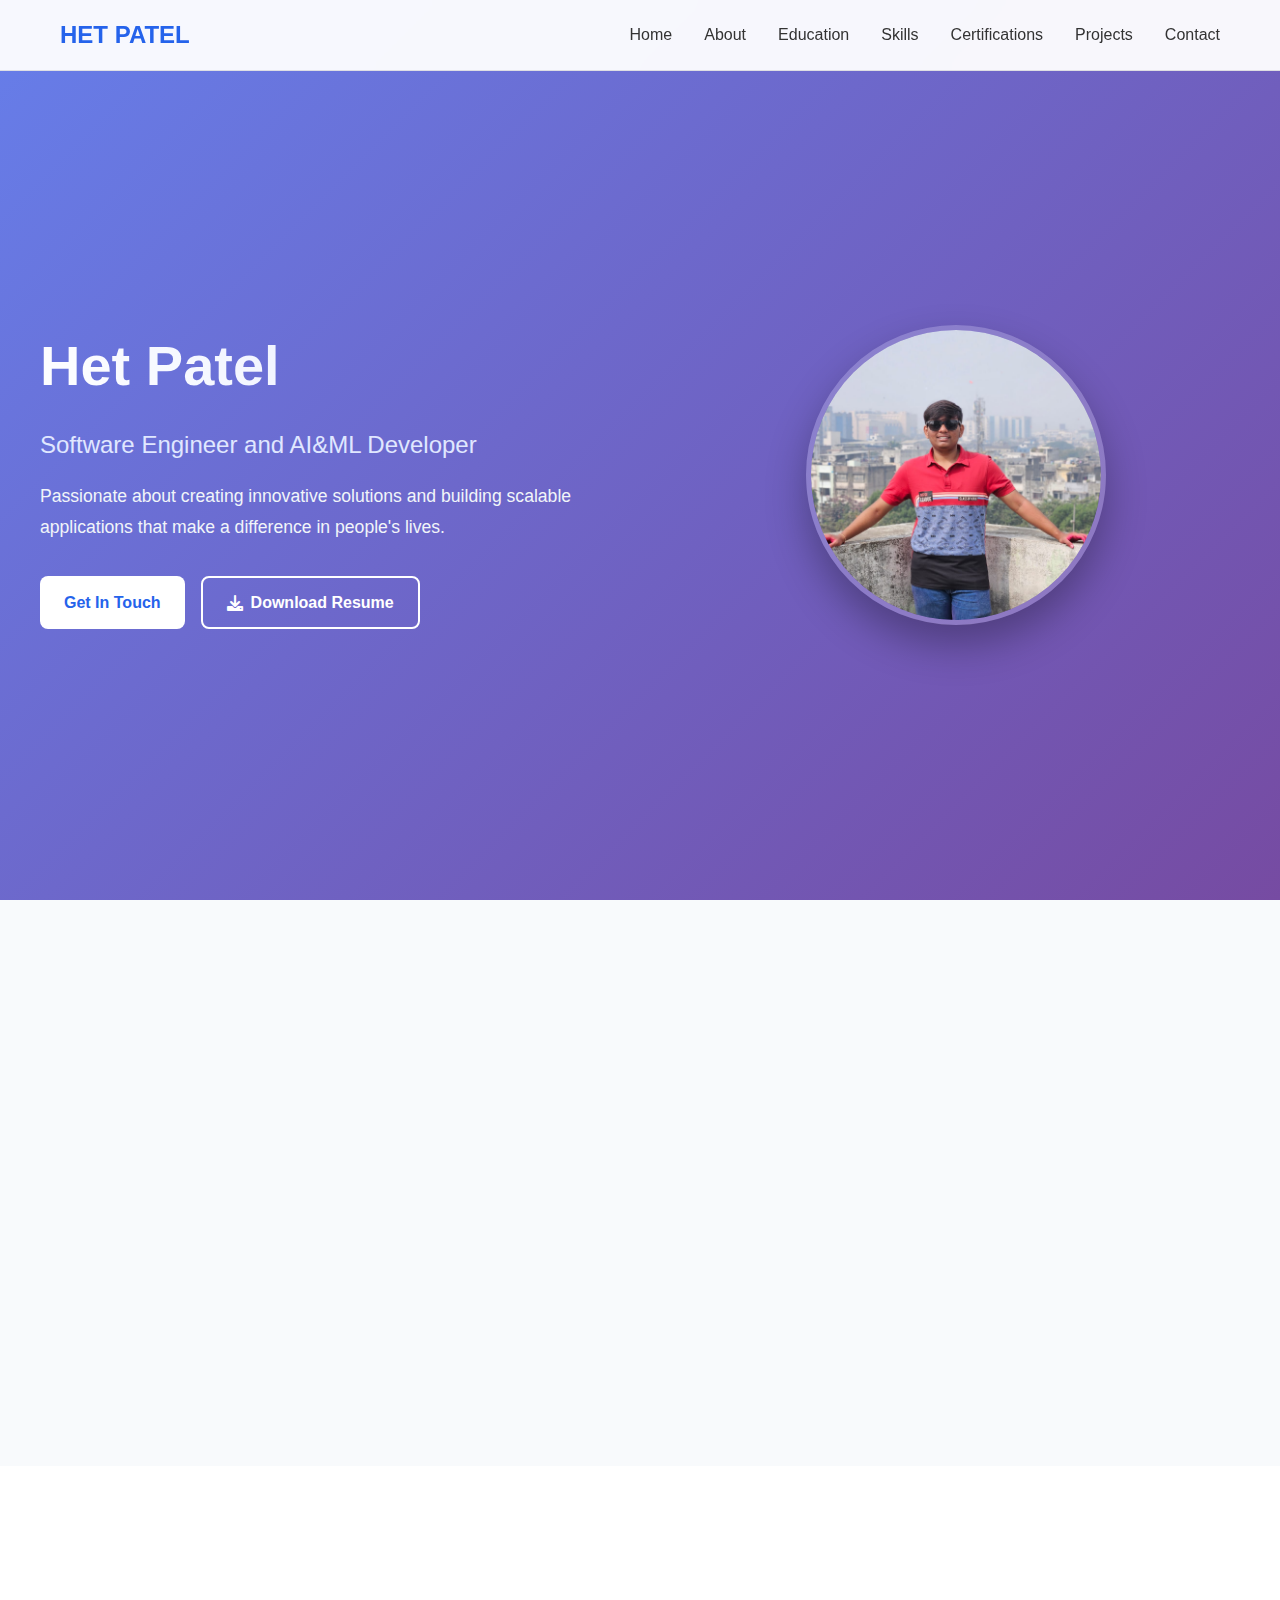
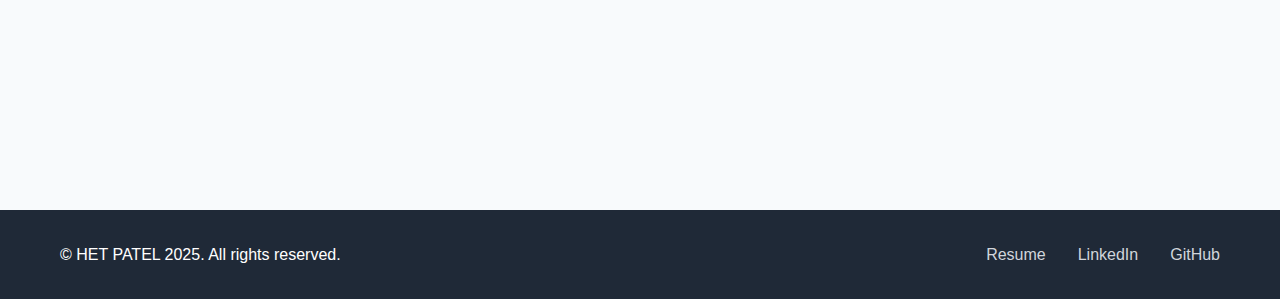
<file: index.html>
<!DOCTYPE html>
<html lang="en">

<head>
  <title>Het Patel</title>
  <meta charset="UTF-8" />
  <meta name="viewport" content="width=device-width, initial-scale=1.0" />
  <meta name="description" content="Professional portfolio of Het Patel - Software Developer" />
  <link rel="stylesheet" href="styles.css" />
  <link rel="icon" href="Hetu Symbol.jpg" type="image/jpg">
  <link href="https://cdnjs.cloudflare.com/ajax/libs/font-awesome/6.0.0/css/all.min.css" rel="stylesheet" />
  <script type="module" src="script.js"></script>
</head>

<body>
  <!-- Navigation -->
  <nav class="navbar">
    <div class="nav-container">
      <div class="nav-logo">
        <a href="#home">HET PATEL</a>
      </div>
      <div class="nav-menu" id="nav-menu">
        <a href="#home" class="nav-link">Home</a>
        <a href="#about" class="nav-link">About</a>
        <a href="#education" class="nav-link">Education</a>
        <a href="#skills" class="nav-link">Skills</a>
        <a href="#certifications" class="nav-link">Certifications</a>
        <a href="#projects" class="nav-link">Projects</a>
        <!-- <a href="#achievements" class="nav-link">Achievements</a> -->
        <a href="#contact" class="nav-link">Contact</a>
      </div>
      <div class="nav-toggle" id="nav-toggle">
        <span class="bar"></span>
        <span class="bar"></span>
        <span class="bar"></span>
      </div>
    </div>
  </nav>

  <!-- Hero Section -->
  <section id="home" class="hero">
    <div class="hero-content">
      <div class="hero-text">
        <h1 class="hero-title">Het Patel</h1>
        <p class="hero-subtitle">Software Engineer and AI&ML Developer</p>
        <p class="hero-description">
          Passionate about creating innovative solutions and building scalable applications
          that make a difference in people's lives.
        </p>
        <div class="hero-buttons">
          <a href="#contact" class="btn btn-primary">Get In Touch</a>
          <a href="HET Resume.pdf" class="btn btn-secondary" id="download-resume">
            <i class="fas fa-download"></i> Download Resume
          </a>
        </div>
      </div>
      <div class="hero-image">
        <div class="profile-image">
          <img src="Het.jpg" alt="Het Patel" />
        </div>
      </div>
    </div>
  </section>

  <!-- About Section -->
  <section id="about" class="about">
    <div class="container">
      <h2 class="section-title">About Me</h2>
      <div class="about-content">
        <div class="about-text">
          <p>
            Hi, I'm Het Patel — a passionate Computer Science student and aspiring software developer with experience in
            Python, Django, PHP, and web technologies. I enjoy building real-world solutions using code and exploring
            the world of AI and machine learning.
          </p>
          <p>
            When I'm not coding, you can find me exploring new technologies, contributing
            to open-source projects, or sharing knowledge with the developer community.
          </p>
        </div>
        <div class="contact-info">
          <div class="contact-item">
            <i class="fas fa-envelope"></i>
            <span>hetuspatel2021@gmail.com</span>
          </div>
          <div class="contact-item">
            <i class="fas fa-phone"></i>
            <span>+91 8320676585</span>
          </div>
          <div class="contact-item">
            <i class="fab fa-linkedin"></i>
            <a href="https://www.linkedin.com/in/het-patel-134b63300"
              target="_blank">linkedin.com/in/het-patel-134b63300</a>
          </div>
          <div class="contact-item">
            <i class="fab fa-github"></i>
            <a href="https://github.com/hetpatel4912" target="_blank">hetpatel4912</a>
          </div>
        </div>
      </div>
    </div>
  </section>

  <!-- Education Section -->
  <section id="education" class="education">
    <div class="container">
      <h2 class="section-title">Education</h2>
      <div class="timeline">
        <div class="timeline-item">
          <div class="timeline-marker"></div>
          <div class="timeline-content">
            <h3>Bachelor of Computer Science & Engineering</h3>
            <h4>R.N.G. Patel Institute of Technology</h4>
            <h4>Gujarat Technological University</h4>
            <span class="timeline-date">2023 - Present</span>
            <p>CGPA :- 8.74</p>
          </div>
        </div>
        <div class="timeline-item">
          <div class="timeline-marker"></div>
          <div class="timeline-content">
            <h3>Diploma in Information Technology</h3>
            <h4>R.C. Technical Institute</h4>
            <h4>Gujarat Technological University</h4>
            <span class="timeline-date">2020 - 2023</span>
            <p>CGPA :- 9.02</p>
          </div>
        </div>
      </div>
    </div>
  </section>

  <!-- Skills Section -->
  <section id="skills" class="skills">
    <div class="container">
      <h2 class="section-title">Skills</h2>
      <div class="skills-grid">
        <div class="skills-category">
          <h3>Technical Skills</h3>
          <div class="skills-list">
            <div class="skill-item">
              <span class="skill-name">Python</span>
              <div class="skill-bar">
                <div class="skill-progress" data-width="90%"></div>
              </div>
            </div>
            <div class="skill-item">
              <span class="skill-name">Django</span>
              <div class="skill-bar">
                <div class="skill-progress" data-width="80%"></div>
              </div>
            </div>
            <div class="skill-item">
              <span class="skill-name">HTML, CSS</span>
              <div class="skill-bar">
                <div class="skill-progress" data-width="90%"></div>
              </div>
            </div>
            <div class="skill-item">
              <span class="skill-name">SQL</span>
              <div class="skill-bar">
                <div class="skill-progress" data-width="70%"></div>
              </div>
            </div>
            <div class="skill-item">
              <span class="skill-name">DSA</span>
              <div class="skill-bar">
                <div class="skill-progress" data-width="65%"></div>
              </div>
            </div>
          </div>
        </div>
        <div class="skills-category">
          <h3>Soft Skills</h3>
          <div class="soft-skills">
            <span class="soft-skill">Problem Solving</span>
            <span class="soft-skill">Critical Thinking</span>
            <span class="soft-skill">Adaptability</span>
            <span class="soft-skill">Leadership</span>
            <span class="soft-skill">Team Collaboration</span>
            <span class="soft-skill">Communication</span>
          </div>
        </div>
      </div>
    </div>
  </section>

  <!-- Certifications Section -->
  <section id="certifications" class="certifications">
    <div class="container">
      <h2 class="section-title">Certifications</h2>
      <div class="certifications-grid">
        <div class="certification-card">
          <!-- <div class="cert-icon">
            <i class="fab fa-aws"></i>
          </div> -->
          <h3>Coursera IBM</h3>
          <p> Data Visualization with Python </p>
          <span class="cert-date">2025</span>
        </div>
        <div class="certification-card">
          <!-- <div class="cert-icon">
            <i class="fas fa-shield-alt"></i>
          </div> -->
          <h3>SSIP Hackathon</h3>
          <p>Participation Certification in Student Start-up and Innovation Policy (SSIP) </p>
          <span class="cert-date">2022</span>
        </div>
        <div class="certification-card">
          <!-- <div class="cert-icon">
            <i class="fab fa-google"></i>
          </div> -->
          <h3>Coursera IBM</h3>
          <p> Python for Data Science, AI & Development</p>
          <span class="cert-date">2023</span>
        </div>
        <div class="certification-card">
          <!-- <div class="cert-icon">
            <i class="fab fa-react"></i>
          </div> -->
          <h3>Coursera IBM</h3>
          <p>Machine Learning with Python</p>
          <span class="cert-date">2024</span>
        </div>
      </div>
    </div>
  </section>

  <!-- Projects Section -->
  <section id="projects" class="projects">
    <div class="container">
      <h2 class="section-title">Projects</h2>
      <div class="projects-grid">
        <div class="project-card">
          <div class="project-image">
            <img src="medibridge.png" alt="Appointment Booking System" />
          </div>
          <div class="project-content">
            <h3>Appointment Booking System</h3>
            <p>Full-stack Appointment Booking solution with Django, RestAPI, Python. Features include user
              authentication,
              Appointment Booking, Blogging for Doctor and admin dashboard.</p>
            <div class="project-tech">
              <span class="tech-tag">Python</span>
              <span class="tech-tag">Django</span>
              <span class="tech-tag">HTML</span>
              <span class="tech-tag">CSS</span>
            </div>
            <div class="project-links">
              <a href="https://medibridge.pythonanywhere.com" class="project-link" target="_blank">
                <i class="fas fa-external-link-alt"></i> Live Demo
              </a>
              <a href="https://github.com/hetpatel4912/medibridge.git" class="project-link" target="_blank">
                <i class="fab fa-github"></i> GitHub
              </a>
            </div>
          </div>
        </div>
        <div class="project-card">
          <div class="project-image">
            <img src="termwork.png" alt="Term Work Generator" />
          </div>
          <div class="project-content">
            <h3>Term Work Generator</h3>
            <p>Term Work Generator automatically create structured academic Term Work for students based on predefined templates. It simplifies the process of generating consistent and
              professional-looking term work documents efficiently. </p>
            <div class="project-tech">
              <span class="tech-tag">Python</span>
              <span class="tech-tag">Flask</span>
              <span class="tech-tag">HTML</span>
            </div>
            <div class="project-links">
              <a href="https://hetindex.pythonanywhere.com" class="project-link" target="_blank">
                <i class="fas fa-external-link-alt"></i> Live Demo
              </a>
              <a href="https://github.com/hetpatel4912/term_work_generator.git" class="project-link" target="_blank">
                <i class="fab fa-github"></i> GitHub
              </a>
            </div>
          </div>
        </div>
      </div>
    </div>
  </section>

  <!-- Achievements Section -->
  <!-- <section id="achievements" class="achievements">
    <div class="container">
      <h2 class="section-title">Achievements</h2>
      <div class="achievements-grid">
        <div class="achievement-card">
          <div class="achievement-icon">
            <i class="fas fa-trophy"></i>
          </div>
          <h3>Best Innovation Award</h3>
          <p>Received company-wide recognition for developing an AI-powered customer service solution that reduced
            response time by 60%.</p>
          <span class="achievement-year">2023</span>
        </div>
        <div class="achievement-card">
          <div class="achievement-icon">
            <i class="fas fa-users"></i>
          </div>
          <h3>Team Leadership Excellence</h3>
          <p>Successfully led a cross-functional team of 12 developers to deliver a major product release ahead of
            schedule.</p>
          <span class="achievement-year">2022</span>
        </div>
        <div class="achievement-card">
          <div class="achievement-icon">
            <i class="fas fa-code"></i>
          </div>
          <h3>Open Source Contributor</h3>
          <p>Active contributor to major open-source projects with over 500+ commits and 50+ pull requests merged.</p>
          <span class="achievement-year">2021-Present</span>
        </div>
        <div class="achievement-card">
          <div class="achievement-icon">
            <i class="fas fa-graduation-cap"></i>
          </div>
          <h3>Tech Conference Speaker</h3>
          <p>Keynote speaker at 5+ international tech conferences, sharing insights on modern web development practices.
          </p>
          <span class="achievement-year">2020-2023</span>
        </div>
      </div>
    </div>
  </section> -->

  <!-- Contact Section -->
  <section id="contact" class="contact">
    <div class="container">
      <h2 class="section-title">Get In Touch</h2>
      <div class="contact-content">
        <div class="contact-info-section">
          <h3>Let's Connect</h3>
          <p>I'm always interested in hearing about new opportunities and exciting projects. Feel free to reach out!</p>
          <div class="contact-details">
            <div class="contact-detail">
              <i class="fas fa-envelope"></i>
              <div>
                <h4>Email</h4>
                <a href="mailto:hetuspatel2021@gmail.com">hetuspatel2021@gmail.com</a>
              </div>
            </div>
            <div class="contact-detail">
              <i class="fas fa-phone"></i>
              <div>
                <h4>Phone</h4>
                <a href="tel:+918320676585">+91 8320676585</a>
              </div>
            </div>
            <div class="contact-detail">
              <i class="fab fa-linkedin"></i>
              <div>
                <h4>LinkedIn</h4>
                <a href="https://www.linkedin.com/in/het-patel-134b63300" target="_blank">linkedin.com/in/het-patel-134b63300</a>
              </div>
            </div>
          </div>
          <div class="social-links">
            <a href="https://github.com/hetpatel4912" target="_blank" class="social-link">
              <i class="fab fa-github"></i>
            </a>
            <a href="https://www.linkedin.com/in/het-patel-134b63300" target="_blank" class="social-link">
              <i class="fab fa-linkedin"></i>
            </a>
            <a href="mailto:hetuspatel2021@gmail.com?&subject=message" class="social-link">
              <i class="fas fa-envelope"></i>
            </a>
          </div>
        </div>
        <!-- <div class="contact-form-section">
          <form class="contact-form" id="contact-form">
            <div class="form-group">
              <input type="text" id="name" name="name" placeholder="Your Name" required />
            </div>
            <div class="form-group">
              <input type="email" id="email" name="email" placeholder="Your Email" required />
            </div>
            <div class="form-group">
              <input type="text" id="subject" name="subject" placeholder="Subject" required />
            </div>
            <div class="form-group">
              <textarea id="message" name="message" placeholder="Your Message" rows="5" required></textarea>
            </div>
            <button type="submit" class="btn btn-primary">Send Message</button>
          </form>
        </div> -->
      </div>
    </div>
  </section>

  <!-- Footer -->
  <footer class="footer">
    <div class="container">
      <div class="footer-content">
        <p>&copy; HET PATEL 2025. All rights reserved.</p>
        <div class="footer-links">
          <a href="HET Resume.pdf" id="footer-resume">Resume</a>
          <a href="https://www.linkedin.com/in/het-patel-134b63300" target="_blank">LinkedIn</a>
          <a href="https://github.com/hetpatel4912" target="_blank">GitHub</a>
        </div>
      </div>
    </div>
  </footer>
</body>

</html>
</file>
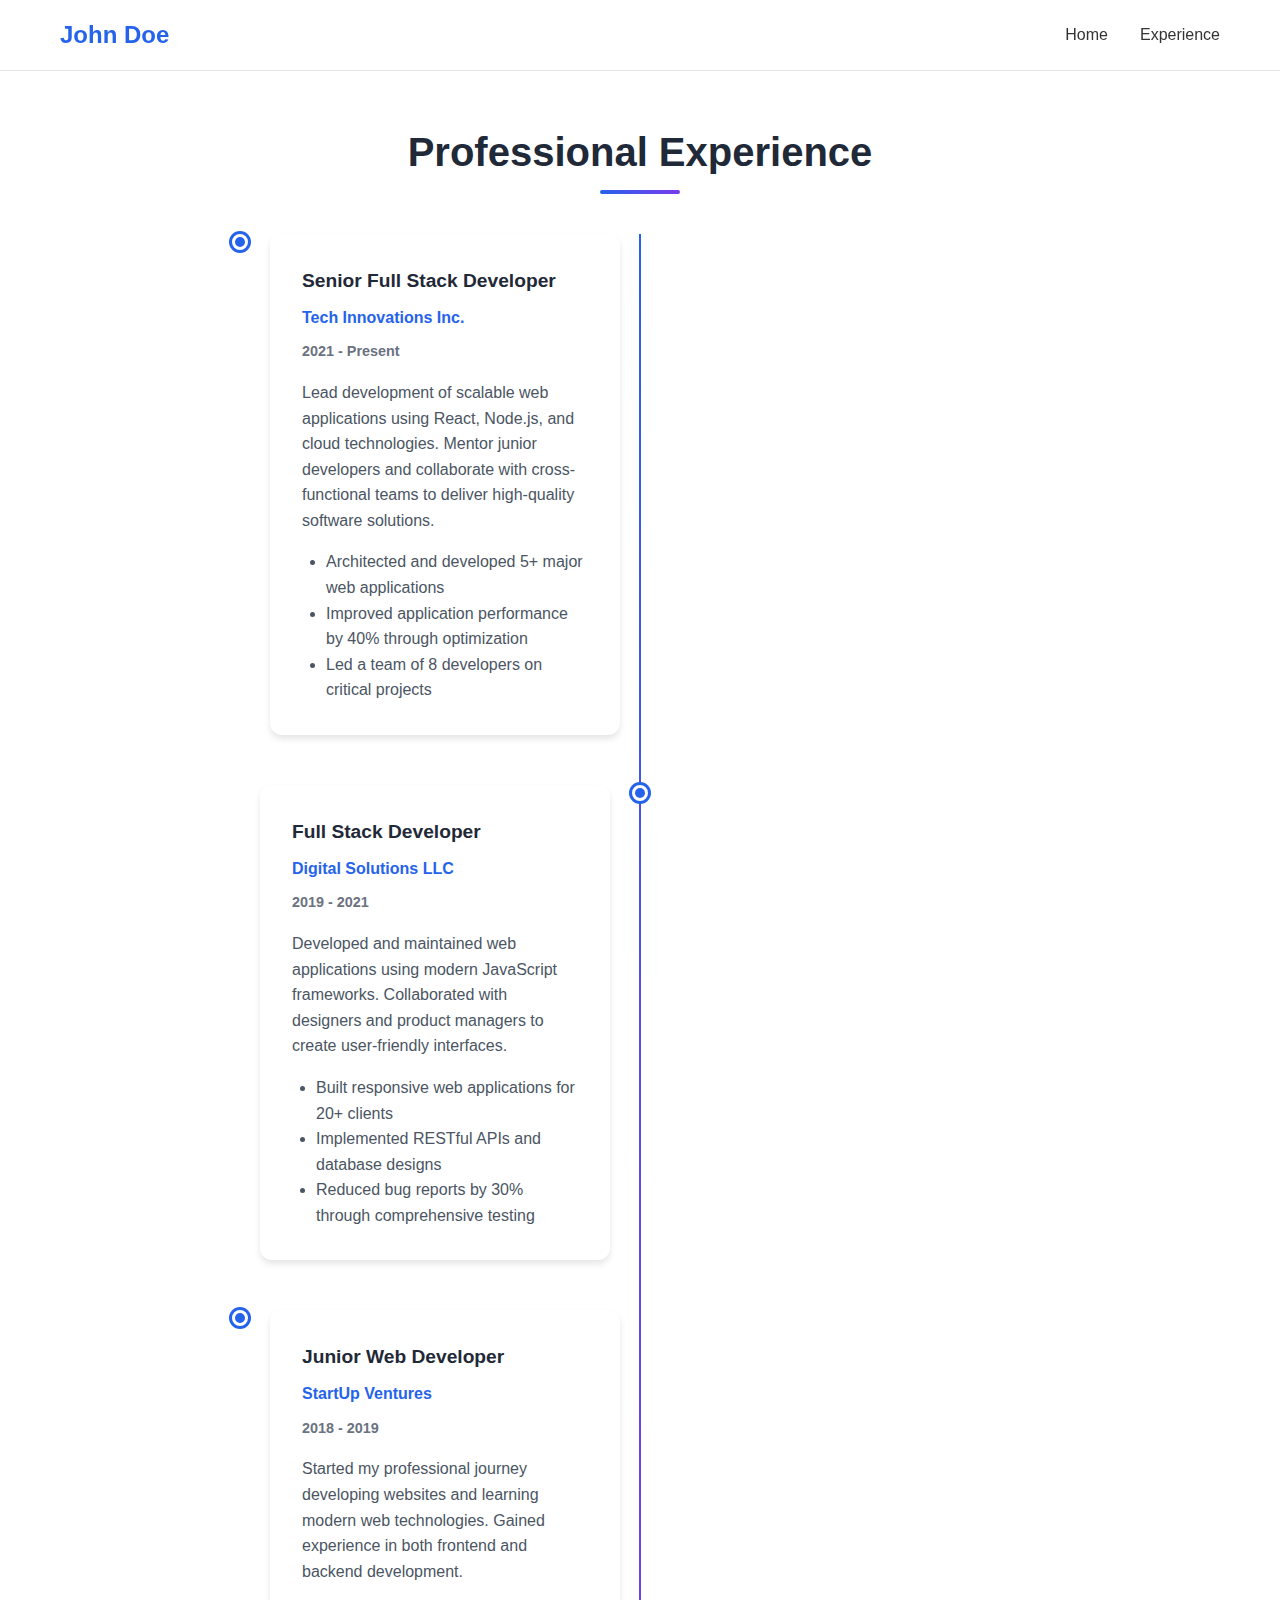
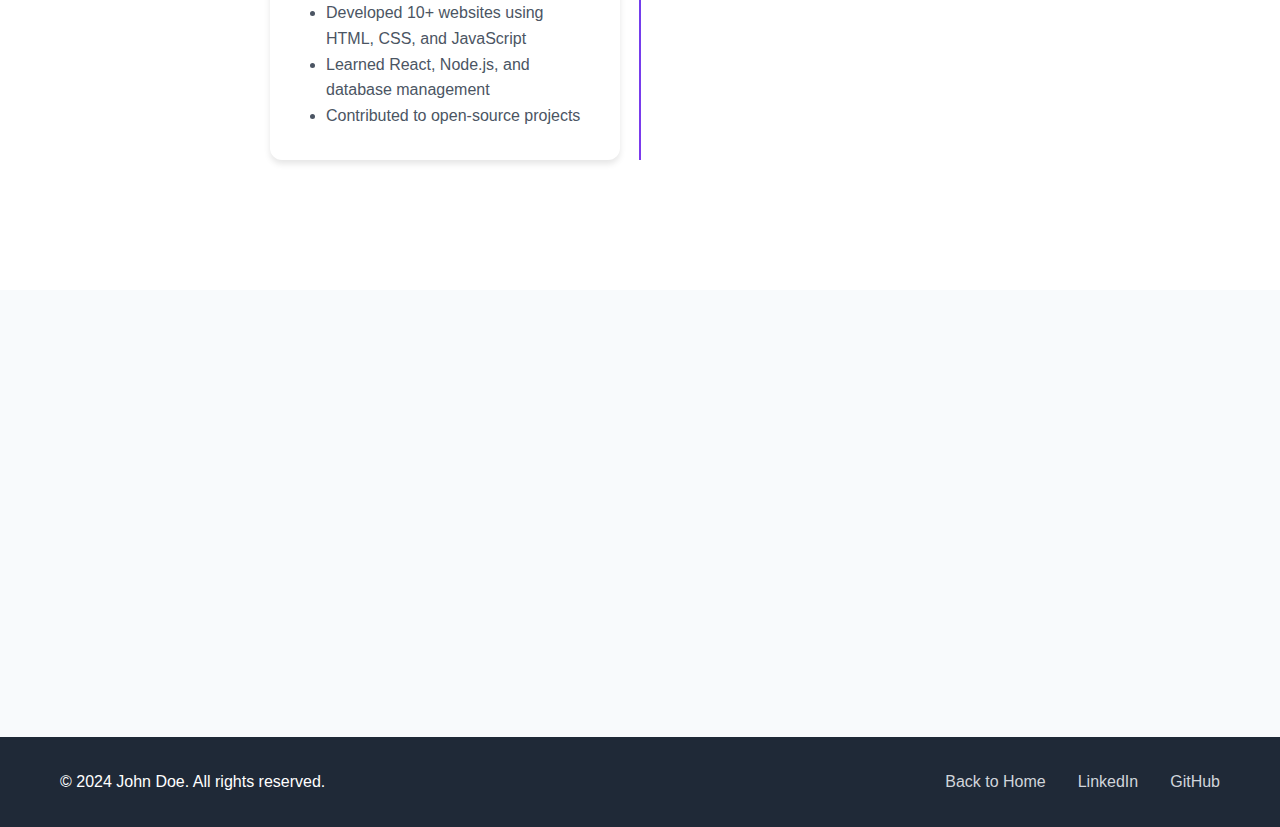
<file: page2.html>
<!DOCTYPE html>
<html lang="en">
  <head>
    <title>Portfolio - Additional Information</title>
    <meta charset="UTF-8" />
    <meta name="viewport" content="width=device-width, initial-scale=1.0" />
    <link rel="stylesheet" href="styles.css" />
    <link href="https://cdnjs.cloudflare.com/ajax/libs/font-awesome/6.0.0/css/all.min.css" rel="stylesheet" />
    <script type="module" src="script.js"></script>
  </head>
  <body>
    <!-- Navigation -->
    <nav class="navbar">
      <div class="nav-container">
        <div class="nav-logo">
          <a href="index.html">John Doe</a>
        </div>
        <div class="nav-menu" id="nav-menu">
          <a href="index.html" class="nav-link">Home</a>
          <a href="page2.html" class="nav-link" aria-current="page">Experience</a>
        </div>
        <div class="nav-toggle" id="nav-toggle">
          <span class="bar"></span>
          <span class="bar"></span>
          <span class="bar"></span>
        </div>
      </div>
    </nav>

    <!-- Experience Section -->
    <section class="experience" style="padding-top: 120px;">
      <div class="container">
        <h2 class="section-title">Professional Experience</h2>
        <div class="timeline">
          <div class="timeline-item">
            <div class="timeline-marker"></div>
            <div class="timeline-content">
              <h3>Senior Full Stack Developer</h3>
              <h4>Tech Innovations Inc.</h4>
              <span class="timeline-date">2021 - Present</span>
              <p>Lead development of scalable web applications using React, Node.js, and cloud technologies. Mentor junior developers and collaborate with cross-functional teams to deliver high-quality software solutions.</p>
              <ul style="margin-top: 1rem; padding-left: 1.5rem; color: #4b5563;">
                <li>Architected and developed 5+ major web applications</li>
                <li>Improved application performance by 40% through optimization</li>
                <li>Led a team of 8 developers on critical projects</li>
              </ul>
            </div>
          </div>
          <div class="timeline-item">
            <div class="timeline-marker"></div>
            <div class="timeline-content">
              <h3>Full Stack Developer</h3>
              <h4>Digital Solutions LLC</h4>
              <span class="timeline-date">2019 - 2021</span>
              <p>Developed and maintained web applications using modern JavaScript frameworks. Collaborated with designers and product managers to create user-friendly interfaces.</p>
              <ul style="margin-top: 1rem; padding-left: 1.5rem; color: #4b5563;">
                <li>Built responsive web applications for 20+ clients</li>
                <li>Implemented RESTful APIs and database designs</li>
                <li>Reduced bug reports by 30% through comprehensive testing</li>
              </ul>
            </div>
          </div>
          <div class="timeline-item">
            <div class="timeline-marker"></div>
            <div class="timeline-content">
              <h3>Junior Web Developer</h3>
              <h4>StartUp Ventures</h4>
              <span class="timeline-date">2018 - 2019</span>
              <p>Started my professional journey developing websites and learning modern web technologies. Gained experience in both frontend and backend development.</p>
              <ul style="margin-top: 1rem; padding-left: 1.5rem; color: #4b5563;">
                <li>Developed 10+ websites using HTML, CSS, and JavaScript</li>
                <li>Learned React, Node.js, and database management</li>
                <li>Contributed to open-source projects</li>
              </ul>
            </div>
          </div>
        </div>
      </div>
    </section>

    <!-- Additional Skills Section -->
    <section class="additional-skills" style="background-color: #f8fafc; padding: 80px 0;">
      <div class="container">
        <h2 class="section-title">Additional Skills & Tools</h2>
        <div class="tools-grid" style="display: grid; grid-template-columns: repeat(auto-fit, minmax(250px, 1fr)); gap: 2rem;">
          <div class="tool-category" style="background: white; padding: 2rem; border-radius: 12px; box-shadow: 0 4px 6px rgba(0, 0, 0, 0.1);">
            <h3 style="color: #1f2937; margin-bottom: 1rem;">Frontend Technologies</h3>
            <div class="tool-list" style="display: flex; flex-wrap: wrap; gap: 0.5rem;">
              <span class="tool-tag" style="background: #e0e7ff; color: #3730a3; padding: 0.25rem 0.75rem; border-radius: 12px; font-size: 0.8rem;">HTML5</span>
              <span class="tool-tag" style="background: #e0e7ff; color: #3730a3; padding: 0.25rem 0.75rem; border-radius: 12px; font-size: 0.8rem;">CSS3</span>
              <span class="tool-tag" style="background: #e0e7ff; color: #3730a3; padding: 0.25rem 0.75rem; border-radius: 12px; font-size: 0.8rem;">Sass</span>
              <span class="tool-tag" style="background: #e0e7ff; color: #3730a3; padding: 0.25rem 0.75rem; border-radius: 12px; font-size: 0.8rem;">Tailwind CSS</span>
              <span class="tool-tag" style="background: #e0e7ff; color: #3730a3; padding: 0.25rem 0.75rem; border-radius: 12px; font-size: 0.8rem;">Bootstrap</span>
              <span class="tool-tag" style="background: #e0e7ff; color: #3730a3; padding: 0.25rem 0.75rem; border-radius: 12px; font-size: 0.8rem;">Vue.js</span>
              <span class="tool-tag" style="background: #e0e7ff; color: #3730a3; padding: 0.25rem 0.75rem; border-radius: 12px; font-size: 0.8rem;">Angular</span>
            </div>
          </div>
          <div class="tool-category" style="background: white; padding: 2rem; border-radius: 12px; box-shadow: 0 4px 6px rgba(0, 0, 0, 0.1);">
            <h3 style="color: #1f2937; margin-bottom: 1rem;">Backend & Database</h3>
            <div class="tool-list" style="display: flex; flex-wrap: wrap; gap: 0.5rem;">
              <span class="tool-tag" style="background: #dcfce7; color: #166534; padding: 0.25rem 0.75rem; border-radius: 12px; font-size: 0.8rem;">Express.js</span>
              <span class="tool-tag" style="background: #dcfce7; color: #166534; padding: 0.25rem 0.75rem; border-radius: 12px; font-size: 0.8rem;">Django</span>
              <span class="tool-tag" style="background: #dcfce7; color: #166534; padding: 0.25rem 0.75rem; border-radius: 12px; font-size: 0.8rem;">MongoDB</span>
              <span class="tool-tag" style="background: #dcfce7; color: #166534; padding: 0.25rem 0.75rem; border-radius: 12px; font-size: 0.8rem;">PostgreSQL</span>
              <span class="tool-tag" style="background: #dcfce7; color: #166534; padding: 0.25rem 0.75rem; border-radius: 12px; font-size: 0.8rem;">MySQL</span>
              <span class="tool-tag" style="background: #dcfce7; color: #166534; padding: 0.25rem 0.75rem; border-radius: 12px; font-size: 0.8rem;">Redis</span>
            </div>
          </div>
          <div class="tool-category" style="background: white; padding: 2rem; border-radius: 12px; box-shadow: 0 4px 6px rgba(0, 0, 0, 0.1);">
            <h3 style="color: #1f2937; margin-bottom: 1rem;">DevOps & Tools</h3>
            <div class="tool-list" style="display: flex; flex-wrap: wrap; gap: 0.5rem;">
              <span class="tool-tag" style="background: #fef3c7; color: #92400e; padding: 0.25rem 0.75rem; border-radius: 12px; font-size: 0.8rem;">Docker</span>
              <span class="tool-tag" style="background: #fef3c7; color: #92400e; padding: 0.25rem 0.75rem; border-radius: 12px; font-size: 0.8rem;">Kubernetes</span>
              <span class="tool-tag" style="background: #fef3c7; color: #92400e; padding: 0.25rem 0.75rem; border-radius: 12px; font-size: 0.8rem;">Git</span>
              <span class="tool-tag" style="background: #fef3c7; color: #92400e; padding: 0.25rem 0.75rem; border-radius: 12px; font-size: 0.8rem;">Jenkins</span>
              <span class="tool-tag" style="background: #fef3c7; color: #92400e; padding: 0.25rem 0.75rem; border-radius: 12px; font-size: 0.8rem;">AWS</span>
              <span class="tool-tag" style="background: #fef3c7; color: #92400e; padding: 0.25rem 0.75rem; border-radius: 12px; font-size: 0.8rem;">Vercel</span>
            </div>
          </div>
        </div>
      </div>
    </section>

    <!-- Footer -->
    <footer class="footer">
      <div class="container">
        <div class="footer-content">
          <p>&copy; 2024 John Doe. All rights reserved.</p>
          <div class="footer-links">
            <a href="index.html">Back to Home</a>
            <a href="https://linkedin.com/in/johndoe" target="_blank">LinkedIn</a>
            <a href="https://github.com/johndoe" target="_blank">GitHub</a>
          </div>
        </div>
      </div>
    </footer>
  </body>
</html>
</file>
<file: styles.css>
/* Reset and Base Styles */
* {
  margin: 0;
  padding: 0;
  box-sizing: border-box;
}

html {
  scroll-behavior: smooth;
}

body {
  font-family: 'Segoe UI', Tahoma, Geneva, Verdana, sans-serif;
  line-height: 1.6;
  color: #333;
  background-color: #ffffff;
}

.container {
  max-width: 1200px;
  margin: 0 auto;
  padding: 0 20px;
}

/* Navigation */
.navbar {
  position: fixed;
  top: 0;
  width: 100%;
  background: rgba(255, 255, 255, 0.95);
  backdrop-filter: blur(10px);
  border-bottom: 1px solid rgba(0, 0, 0, 0.1);
  z-index: 1000;
  transition: all 0.3s ease;
}

.nav-container {
  max-width: 1200px;
  margin: 0 auto;
  padding: 0 20px;
  display: flex;
  justify-content: space-between;
  align-items: center;
  height: 70px;
}

.nav-logo a {
  font-size: 1.5rem;
  font-weight: bold;
  color: #2563eb;
  text-decoration: none;
  transition: color 0.3s ease;
}

.nav-logo a:hover {
  color: #1d4ed8;
}

.nav-menu {
  display: flex;
  gap: 2rem;
}

.nav-link {
  color: #333;
  text-decoration: none;
  font-weight: 500;
  transition: color 0.3s ease;
  position: relative;
}

.nav-link:hover {
  color: #2563eb;
}

.nav-link::after {
  content: '';
  position: absolute;
  width: 0;
  height: 2px;
  bottom: -5px;
  left: 0;
  background-color: #2563eb;
  transition: width 0.3s ease;
}

.nav-link:hover::after {
  width: 100%;
}

.nav-toggle {
  display: none;
  flex-direction: column;
  cursor: pointer;
}

.bar {
  width: 25px;
  height: 3px;
  background-color: #333;
  margin: 3px 0;
  transition: 0.3s;
}

/* Hero Section */
.hero {
  min-height: 100vh;
  display: flex;
  align-items: center;
  padding: 100px 20px 50px;
  background: linear-gradient(135deg, #667eea 0%, #764ba2 100%);
  color: white;
}

.hero-content {
  max-width: 1200px;
  margin: 0 auto;
  display: grid;
  grid-template-columns: 1fr 1fr;
  gap: 4rem;
  align-items: center;
}

.hero-title {
  font-size: 3.5rem;
  font-weight: bold;
  margin-bottom: 1rem;
  background: linear-gradient(45deg, #ffffff, #e0e7ff);
  -webkit-background-clip: text;
  -webkit-text-fill-color: transparent;
  background-clip: text;
}

.hero-subtitle {
  font-size: 1.5rem;
  margin-bottom: 1rem;
  color: #e0e7ff;
}

.hero-description {
  font-size: 1.1rem;
  margin-bottom: 2rem;
  line-height: 1.8;
  color: #f1f5f9;
}

.hero-buttons {
  display: flex;
  gap: 1rem;
  flex-wrap: wrap;
}

.btn {
  padding: 12px 24px;
  border-radius: 8px;
  text-decoration: none;
  font-weight: 600;
  transition: all 0.3s ease;
  display: inline-flex;
  align-items: center;
  gap: 0.5rem;
  border: none;
  cursor: pointer;
  font-size: 1rem;
}

.btn-primary {
  background-color: #ffffff;
  color: #2563eb;
}

.btn-primary:hover {
  background-color: #f8fafc;
  transform: translateY(-2px);
  box-shadow: 0 10px 25px rgba(0, 0, 0, 0.2);
}

.btn-secondary {
  background-color: transparent;
  color: #ffffff;
  border: 2px solid #ffffff;
}

.btn-secondary:hover {
  background-color: #ffffff;
  color: #2563eb;
  transform: translateY(-2px);
}

.hero-image {
  display: flex;
  justify-content: center;
}

.profile-image {
  width: 300px;
  height: 300px;
  border-radius: 50%;
  overflow: hidden;
  border: 5px solid rgba(255, 255, 255, 0.2);
  box-shadow: 0 20px 40px rgba(0, 0, 0, 0.3);
  transition: transform 0.3s ease;
}

.profile-image:hover {
  transform: scale(1.05);
}

.profile-image img {
  width: 100%;
  height: 100%;
  object-fit: cover;
}

/* Section Styles */
section {
  padding: 80px 0;
}

.section-title {
  font-size: 2.5rem;
  text-align: center;
  margin-bottom: 3rem;
  color: #1f2937;
  position: relative;
}

.section-title::after {
  content: '';
  position: absolute;
  width: 80px;
  height: 4px;
  background: linear-gradient(45deg, #2563eb, #7c3aed);
  bottom: -10px;
  left: 50%;
  transform: translateX(-50%);
  border-radius: 2px;
}

/* About Section */
.about {
  background-color: #f8fafc;
}

.about-content {
  display: grid;
  grid-template-columns: 2fr 1fr;
  gap: 3rem;
  align-items: start;
}

.about-text p {
  font-size: 1.1rem;
  margin-bottom: 1.5rem;
  color: #4b5563;
  line-height: 1.8;
}

.contact-info {
  background: white;
  padding: 2rem;
  border-radius: 12px;
  box-shadow: 0 4px 6px rgba(0, 0, 0, 0.05);
}

.contact-item {
  display: flex;
  align-items: center;
  gap: 1rem;
  margin-bottom: 1rem;
  padding: 0.5rem 0;
}

.contact-item i {
  color: #2563eb;
  width: 20px;
}

.contact-item a {
  color: #2563eb;
  text-decoration: none;
}

.contact-item a:hover {
  text-decoration: underline;
}

/* Education Section */
.timeline {
  max-width: 800px;
  margin: 0 auto;
  position: relative;
}

.timeline::before {
  content: '';
  position: absolute;
  left: 50%;
  top: 0;
  bottom: 0;
  width: 2px;
  background: linear-gradient(to bottom, #2563eb, #7c3aed);
  transform: translateX(-50%);
}

.timeline-item {
  display: flex;
  justify-content: flex-end;
  padding-right: 30px;
  position: relative;
  margin: 50px 0;
  width: 50%;
}

.timeline-item:nth-child(odd) {
  align-self: flex-end;
  justify-content: flex-start;
  padding-left: 30px;
  padding-right: 0;
}

.timeline-marker {
  position: absolute;
  top: 0;
  right: -8px;
  width: 16px;
  height: 16px;
  background: #2563eb;
  border-radius: 50%;
  border: 3px solid white;
  box-shadow: 0 0 0 3px #2563eb;
}

.timeline-item:nth-child(odd) .timeline-marker {
  left: -8px;
  right: auto;
}

.timeline-content {
  background: white;
  padding: 2rem;
  border-radius: 12px;
  box-shadow: 0 4px 6px rgba(0, 0, 0, 0.1);
  max-width: 350px;
}

.timeline-content h3 {
  color: #1f2937;
  margin-bottom: 0.5rem;
  font-size: 1.2rem;
}

.timeline-content h4 {
  color: #2563eb;
  margin-bottom: 0.5rem;
  font-weight: 600;
}

.timeline-date {
  color: #6b7280;
  font-size: 0.9rem;
  font-weight: 600;
}

.timeline-content p {
  margin-top: 1rem;
  color: #4b5563;
  line-height: 1.6;
}

/* Skills Section */
.skills {
  background-color: #f8fafc;
}

.skills-grid {
  display: grid;
  grid-template-columns: 1fr 1fr;
  gap: 3rem;
}

.skills-category h3 {
  font-size: 1.5rem;
  margin-bottom: 2rem;
  color: #1f2937;
}

.skill-item {
  margin-bottom: 1.5rem;
}

.skill-name {
  display: block;
  margin-bottom: 0.5rem;
  font-weight: 600;
  color: #374151;
}

.skill-bar {
  height: 8px;
  background-color: #e5e7eb;
  border-radius: 4px;
  overflow: hidden;
}

.skill-progress {
  height: 100%;
  background: linear-gradient(45deg, #2563eb, #7c3aed);
  border-radius: 4px;
  width: 0;
  transition: width 1s ease-in-out;
}

.soft-skills {
  display: flex;
  flex-wrap: wrap;
  gap: 0.5rem;
}

.soft-skill {
  background: linear-gradient(45deg, #2563eb, #7c3aed);
  color: white;
  padding: 0.5rem 1rem;
  border-radius: 20px;
  font-size: 0.9rem;
  font-weight: 500;
}

/* Certifications Section */
.certifications-grid {
  display: grid;
  grid-template-columns: repeat(auto-fit, minmax(250px, 1fr));
  gap: 2rem;
}

.certification-card {
  background: white;
  padding: 2rem;
  border-radius: 12px;
  box-shadow: 0 4px 6px rgba(0, 0, 0, 0.1);
  text-align: center;
  transition: transform 0.3s ease, box-shadow 0.3s ease;
}

.certification-card:hover {
  transform: translateY(-5px);
  box-shadow: 0 10px 25px rgba(0, 0, 0, 0.15);
}

.cert-icon {
  font-size: 3rem;
  color: #2563eb;
  margin-bottom: 1rem;
}

.certification-card h3 {
  color: #1f2937;
  margin-bottom: 0.5rem;
}

.certification-card p {
  color: #6b7280;
  margin-bottom: 1rem;
}

.cert-date {
  color: #2563eb;
  font-weight: 600;
}

/* Projects Section */
.projects {
  background-color: #f8fafc;
}

.projects-grid {
  display: grid;
  grid-template-columns: repeat(auto-fit, minmax(350px, 1fr));
  gap: 2rem;
}

.project-card {
  background: white;
  border-radius: 12px;
  overflow: hidden;
  box-shadow: 0 4px 6px rgba(0, 0, 0, 0.1);
  transition: transform 0.3s ease, box-shadow 0.3s ease;
}

.project-card:hover {
  transform: translateY(-5px);
  box-shadow: 0 15px 35px rgba(0, 0, 0, 0.15);
}

.project-image {
  height: 200px;
  overflow: hidden;
}

.project-image img {
  width: 100%;
  height: 100%;
  object-fit: cover;
  transition: transform 0.3s ease;
}

.project-card:hover .project-image img {
  transform: scale(1.1);
}

.project-content {
  padding: 1.5rem;
}

.project-content h3 {
  color: #1f2937;
  margin-bottom: 1rem;
  font-size: 1.3rem;
}

.project-content p {
  color: #4b5563;
  margin-bottom: 1rem;
  line-height: 1.6;
}

.project-tech {
  display: flex;
  flex-wrap: wrap;
  gap: 0.5rem;
  margin-bottom: 1.5rem;
}

.tech-tag {
  background-color: #e0e7ff;
  color: #3730a3;
  padding: 0.25rem 0.75rem;
  border-radius: 12px;
  font-size: 0.8rem;
  font-weight: 500;
}

.project-links {
  display: flex;
  gap: 1rem;
}

.project-link {
  color: #2563eb;
  text-decoration: none;
  font-weight: 500;
  display: flex;
  align-items: center;
  gap: 0.5rem;
  transition: color 0.3s ease;
}

.project-link:hover {
  color: #1d4ed8;
}

/* Achievements Section */
.achievements-grid {
  display: grid;
  grid-template-columns: repeat(auto-fit, minmax(280px, 1fr));
  gap: 2rem;
}

.achievement-card {
  background: white;
  padding: 2rem;
  border-radius: 12px;
  box-shadow: 0 4px 6px rgba(0, 0, 0, 0.1);
  text-align: center;
  transition: transform 0.3s ease, box-shadow 0.3s ease;
  position: relative;
  overflow: hidden;
}

.achievement-card::before {
  content: '';
  position: absolute;
  top: 0;
  left: 0;
  right: 0;
  height: 4px;
  background: linear-gradient(45deg, #2563eb, #7c3aed);
}

.achievement-card:hover {
  transform: translateY(-5px);
  box-shadow: 0 15px 35px rgba(0, 0, 0, 0.15);
}

.achievement-icon {
  font-size: 3rem;
  color: #2563eb;
  margin-bottom: 1rem;
}

.achievement-card h3 {
  color: #1f2937;
  margin-bottom: 1rem;
  font-size: 1.3rem;
}

.achievement-card p {
  color: #4b5563;
  margin-bottom: 1rem;
  line-height: 1.6;
}

.achievement-year {
  color: #2563eb;
  font-weight: 600;
  font-size: 0.9rem;
}

/* Contact Section */
.contact {
  background-color: #f8fafc;
}

.contact-content {
  display: grid;
  grid-template-columns: 1fr 1fr;
  gap: 3rem;
}

.contact-info-section h3 {
  font-size: 1.5rem;
  color: #1f2937;
  margin-bottom: 1rem;
}

.contact-info-section p {
  color: #4b5563;
  margin-bottom: 2rem;
  line-height: 1.6;
}

.contact-details {
  margin-bottom: 2rem;
}

.contact-detail {
  display: flex;
  align-items: center;
  gap: 1rem;
  margin-bottom: 1.5rem;
}

.contact-detail i {
  color: #2563eb;
  font-size: 1.2rem;
  width: 24px;
}

.contact-detail h4 {
  color: #1f2937;
  margin-bottom: 0.25rem;
  font-size: 1rem;
}

.contact-detail a {
  color: #2563eb;
  text-decoration: none;
}

.contact-detail a:hover {
  text-decoration: underline;
}

.social-links {
  display: flex;
  gap: 1rem;
}

.social-link {
  display: flex;
  align-items: center;
  justify-content: center;
  width: 50px;
  height: 50px;
  background: linear-gradient(45deg, #2563eb, #7c3aed);
  color: white;
  border-radius: 50%;
  text-decoration: none;
  transition: transform 0.3s ease, box-shadow 0.3s ease;
}

.social-link:hover {
  transform: translateY(-3px);
  box-shadow: 0 10px 20px rgba(37, 99, 235, 0.3);
}

.contact-form {
  background: white;
  padding: 2rem;
  border-radius: 12px;
  box-shadow: 0 4px 6px rgba(0, 0, 0, 0.1);
}

.form-group {
  margin-bottom: 1.5rem;
}

.form-group input,
.form-group textarea {
  width: 100%;
  padding: 12px 16px;
  border: 2px solid #e5e7eb;
  border-radius: 8px;
  font-size: 1rem;
  transition: border-color 0.3s ease, box-shadow 0.3s ease;
}

.form-group input:focus,
.form-group textarea:focus {
  outline: none;
  border-color: #2563eb;
  box-shadow: 0 0 0 3px rgba(37, 99, 235, 0.1);
}

.form-group textarea {
  resize: vertical;
  min-height: 120px;
}

/* Footer */
.footer {
  background-color: #1f2937;
  color: white;
  padding: 2rem 0;
}

.footer-content {
  display: flex;
  justify-content: space-between;
  align-items: center;
  flex-wrap: wrap;
  gap: 1rem;
}

.footer-links {
  display: flex;
  gap: 2rem;
}

.footer-links a {
  color: #d1d5db;
  text-decoration: none;
  transition: color 0.3s ease;
}

.footer-links a:hover {
  color: #ffffff;
}

/* Responsive Design */
@media (max-width: 768px) {
  .nav-menu {
    position: fixed;
    left: -100%;
    top: 70px;
    flex-direction: column;
    background-color: rgba(255, 255, 255, 0.95);
    backdrop-filter: blur(10px);
    width: 100%;
    text-align: center;
    transition: 0.3s;
    box-shadow: 0 10px 27px rgba(0, 0, 0, 0.05);
    padding: 2rem 0;
  }

  .nav-menu.active {
    left: 0;
  }

  .nav-toggle {
    display: flex;
  }

  .nav-toggle.active .bar:nth-child(2) {
    opacity: 0;
  }

  .nav-toggle.active .bar:nth-child(1) {
    transform: translateY(8px) rotate(45deg);
  }

  .nav-toggle.active .bar:nth-child(3) {
    transform: translateY(-8px) rotate(-45deg);
  }

  .hero-content {
    grid-template-columns: 1fr;
    text-align: center;
    gap: 2rem;
  }

  .hero-title {
    font-size: 2.5rem;
  }

  .hero-subtitle {
    font-size: 1.2rem;
  }

  .profile-image {
    width: 250px;
    height: 250px;
  }

  .about-content {
    grid-template-columns: 1fr;
    gap: 2rem;
  }

  .skills-grid {
    grid-template-columns: 1fr;
    gap: 2rem;
  }

  .contact-content {
    grid-template-columns: 1fr;
    gap: 2rem;
  }

  .timeline::before {
    left: 20px;
  }

  .timeline-item {
    width: 100%;
    padding-left: 50px;
    padding-right: 0;
    justify-content: flex-start;
  }

  .timeline-item:nth-child(odd) {
    padding-left: 50px;
    padding-right: 0;
    justify-content: flex-start;
  }

  .timeline-marker {
    left: 12px !important;
    right: auto !important;
  }

  .timeline-content {
    max-width: none;
  }

  .footer-content {
    flex-direction: column;
    text-align: center;
  }

  .section-title {
    font-size: 2rem;
  }

  section {
    padding: 60px 0;
  }
}

@media (max-width: 480px) {
  .hero-title {
    font-size: 2rem;
  }

  .hero-subtitle {
    font-size: 1rem;
  }

  .hero-description {
    font-size: 1rem;
  }

  .profile-image {
    width: 200px;
    height: 200px;
  }

  .btn {
    padding: 10px 20px;
    font-size: 0.9rem;
  }

  .projects-grid {
    grid-template-columns: 1fr;
  }

  .certifications-grid {
    grid-template-columns: 1fr;
  }

  .achievements-grid {
    grid-template-columns: 1fr;
  }
}

/* Animation Classes */
.fade-in {
  opacity: 0;
  transform: translateY(30px);
  transition: opacity 0.6s ease, transform 0.6s ease;
}

.fade-in.visible {
  opacity: 1;
  transform: translateY(0);
}

/* Scroll Progress Bar */
.scroll-progress {
  position: fixed;
  top: 70px;
  left: 0;
  width: 0%;
  height: 3px;
  background: linear-gradient(45deg, #2563eb, #7c3aed);
  z-index: 1000;
  transition: width 0.1s ease;
}
</file>
